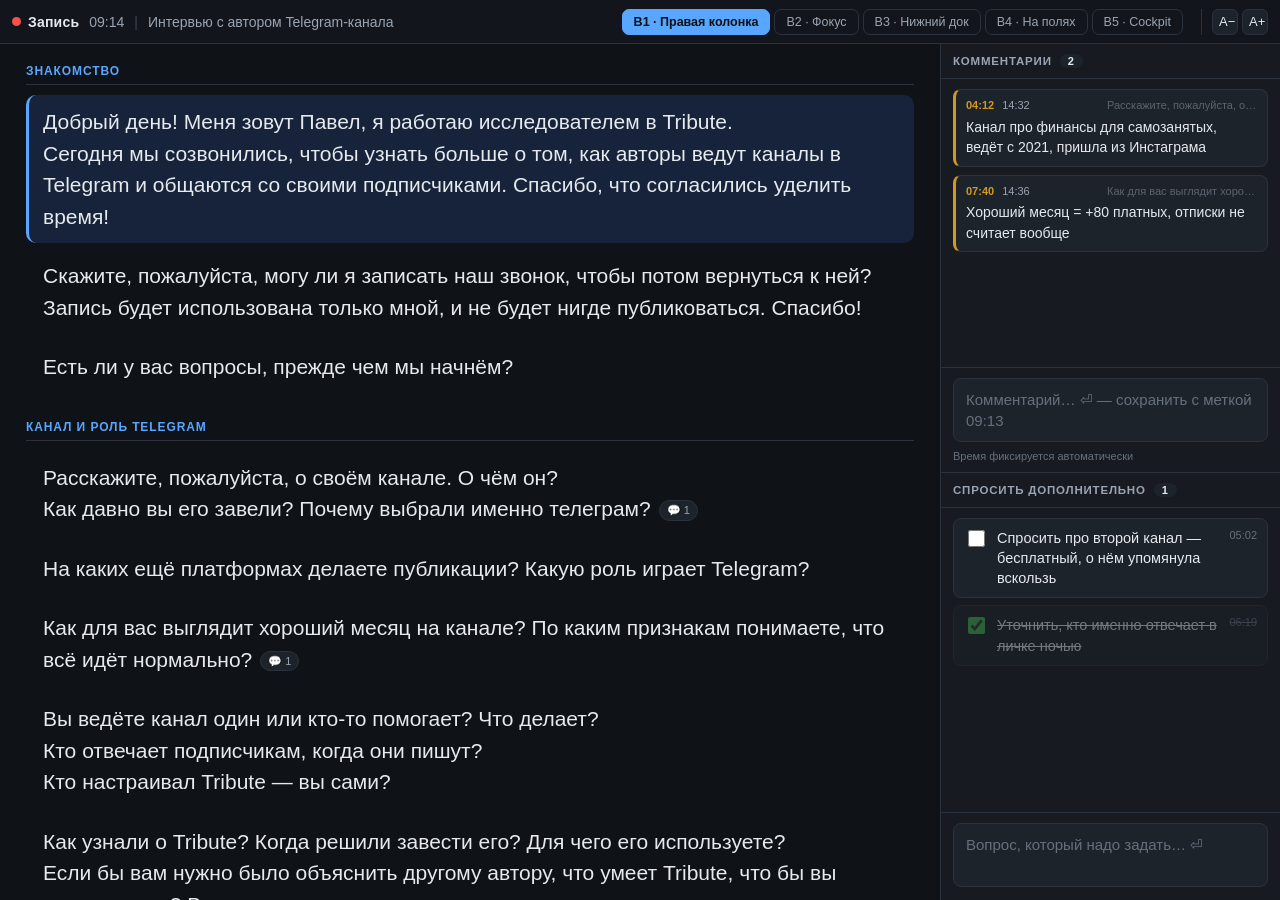
<file: docs/mockups/live-screen-variants.html>
<!doctype html>
<html lang="ru">
<head>
<meta charset="utf-8">
<meta name="viewport" content="width=device-width, initial-scale=1">
<title>Экран интервью — 5 вариантов</title>
<style>
:root{
  --bg:#0f1216; --panel:#171b21; --panel2:#1d232b; --border:#2a323d;
  --text:#e6e9ee; --dim:#9aa4b2; --accent:#58a6ff;
  --covered:#3fb950; --partial:#d29922; --notcov:#7d8590; --high:#f85149;
  --gfs:21px;              /* базовый размер шрифта гайда */
  --radius:10px;
}
*{box-sizing:border-box}
html,body{height:100%}
body{
  margin:0; background:var(--bg); color:var(--text);
  font-family:"Segoe UI",-apple-system,BlinkMacSystemFont,Roboto,Arial,sans-serif;
  font-size:14px; overflow:hidden;
}
button{font-family:inherit; cursor:pointer}
input,textarea{font-family:inherit}

/* ---------- шапка со свитчером вариантов ---------- */
#top{
  height:44px; flex:0 0 44px; display:flex; align-items:center; gap:10px;
  padding:0 12px; background:#12161c; border-bottom:1px solid var(--border);
}
#top .rec{display:flex;align-items:center;gap:7px;font-weight:600;letter-spacing:.2px}
#top .dot{width:9px;height:9px;border-radius:50%;background:var(--high);animation:pulse 1.6s infinite}
@keyframes pulse{0%,100%{opacity:1}50%{opacity:.25}}
#clock{font-variant-numeric:tabular-nums;color:var(--dim)}
#tabs{display:flex;gap:4px;margin-left:auto}
.tab{
  background:transparent;border:1px solid var(--border);color:var(--dim);
  padding:5px 11px;border-radius:7px;font-size:12.5px;
}
.tab.on{background:var(--accent);border-color:var(--accent);color:#0b1017;font-weight:600}
.fs{display:flex;align-items:center;gap:4px;margin-left:8px;padding-left:10px;border-left:1px solid var(--border)}
.fs button{width:26px;height:26px;background:var(--panel2);border:1px solid var(--border);color:var(--text);border-radius:6px;font-size:13px}

#stage{position:absolute;top:44px;left:0;right:0;bottom:0;display:flex}
.variant{display:none;flex:1;min-width:0}
.variant.on{display:flex}

/* ---------- общие элементы ---------- */
.scroll{overflow-y:auto;scrollbar-width:thin;scrollbar-color:#39424f transparent}
.scroll::-webkit-scrollbar{width:9px}
.scroll::-webkit-scrollbar-thumb{background:#39424f;border-radius:9px}

.sec-title{
  font-size:12px;text-transform:uppercase;letter-spacing:.9px;color:var(--accent);
  font-weight:700;margin:26px 0 10px;padding-bottom:6px;border-bottom:1px solid var(--border);
}
.sec-title:first-child{margin-top:0}

.blk{
  font-size:var(--gfs); line-height:1.5; padding:11px 14px; margin:2px 0 6px;
  border-radius:var(--radius); border-left:3px solid transparent; cursor:pointer;
  white-space:pre-line; transition:background .12s;
}
.blk:hover{background:#1a1f27}
.blk.cur{background:#16233a;border-left-color:var(--accent)}
.blk.done{opacity:.42}
.blk.done .txt{text-decoration:line-through;text-decoration-color:#4b5563}
.probe{display:block;margin-top:7px;font-size:.72em;color:var(--dim);font-style:italic;line-height:1.45}
.blk .badge{
  display:inline-block;vertical-align:middle;margin-left:8px;font-size:11px;font-style:normal;
  background:var(--panel2);color:var(--dim);border:1px solid var(--border);border-radius:20px;padding:1px 7px;
}

.pane{background:var(--panel);border-left:1px solid var(--border);display:flex;flex-direction:column;min-height:0}
.pane-head{
  flex:0 0 auto;padding:10px 12px;font-size:11.5px;text-transform:uppercase;letter-spacing:.8px;
  color:var(--dim);font-weight:700;border-bottom:1px solid var(--border);display:flex;align-items:center;gap:8px;
}
.pane-head .n{background:var(--panel2);border-radius:20px;padding:1px 8px;color:var(--text);font-size:11px}
.pane-body{flex:1;min-height:0;padding:10px 12px}

.inp{
  width:100%;background:var(--panel2);border:1px solid var(--border);color:var(--text);
  border-radius:8px;padding:10px 12px;font-size:15px;resize:none;line-height:1.4;outline:none;
}
.inp:focus{border-color:var(--accent);box-shadow:0 0 0 2px rgba(88,166,255,.15)}
.inp::placeholder{color:#66707d}
.hint{font-size:11px;color:#66707d;margin-top:5px}

.note{
  background:var(--panel2);border:1px solid var(--border);border-left:3px solid var(--partial);
  border-radius:8px;padding:8px 10px;margin-bottom:8px;font-size:14px;line-height:1.45;
}
.note .meta{font-size:11px;color:var(--dim);font-variant-numeric:tabular-nums;margin-bottom:3px;display:flex;gap:8px}
.note .meta b{color:var(--partial);font-weight:600}

.q{display:flex;gap:9px;align-items:flex-start;background:var(--panel2);border:1px solid var(--border);
  border-radius:8px;padding:9px 10px;margin-bottom:7px;font-size:14.5px;line-height:1.4}
.q input[type=checkbox]{margin-top:2px;width:17px;height:17px;accent-color:var(--covered);flex:0 0 auto;cursor:pointer}
.q.done{opacity:.45}
.q.done span{text-decoration:line-through}
.q .t{margin-left:auto;font-size:11px;color:#66707d;font-variant-numeric:tabular-nums}

.empty{color:#5b646f;font-size:13px;font-style:italic;padding:6px 2px}

/* ================= В1: гайд + правая колонка ================= */
#v1 .left{flex:1;min-width:0;padding:20px 26px}
#v1 .pane{flex:0 0 340px}
#v1 .pane.split{display:flex;flex-direction:column}
#v1 .half{flex:1;min-height:0;display:flex;flex-direction:column;border-bottom:1px solid var(--border)}
#v1 .half:last-child{border-bottom:0}

/* ================= В2: фокус на одном блоке ================= */
#v2{flex-direction:column}
#v2 .focus{flex:1;display:flex;flex-direction:column;justify-content:center;padding:0 8% ;min-height:0}
#v2 .kicker{font-size:12px;letter-spacing:1px;text-transform:uppercase;color:var(--accent);font-weight:700;margin-bottom:14px}
#v2 .big{font-size:calc(var(--gfs) * 1.7);line-height:1.35;white-space:pre-line;font-weight:500}
#v2 .big .probe{font-size:.5em;margin-top:16px}
#v2 .next{margin-top:26px;font-size:15px;color:#5b646f;white-space:pre-line;border-top:1px dashed var(--border);padding-top:14px}
#v2 .next b{color:var(--dim);font-weight:600;font-size:11px;letter-spacing:.8px;text-transform:uppercase;display:block;margin-bottom:6px}
#v2 .nav{flex:0 0 auto;display:flex;align-items:center;gap:10px;padding:10px 8%;border-top:1px solid var(--border);background:#12161c}
#v2 .nav button{background:var(--panel2);border:1px solid var(--border);color:var(--text);border-radius:8px;padding:7px 14px;font-size:13px}
#v2 .nav .prog{margin-left:auto;color:var(--dim);font-size:12px;font-variant-numeric:tabular-nums}
#v2 .dock{flex:0 0 auto;display:flex;gap:12px;padding:12px 8% 16px;background:#12161c;border-top:1px solid var(--border)}
#v2 .dock > div{flex:1}
#v2 .dock .lbl{font-size:11px;text-transform:uppercase;letter-spacing:.8px;color:var(--dim);font-weight:700;margin-bottom:6px;display:flex;gap:7px;align-items:center}
#v2 .strip{display:flex;gap:7px;margin-top:8px;flex-wrap:wrap;max-height:64px;overflow:auto}
.chip{background:var(--panel2);border:1px solid var(--border);border-radius:20px;padding:4px 11px;font-size:12.5px;
  display:flex;gap:6px;align-items:center;cursor:pointer;white-space:nowrap;max-width:100%}
.chip span{overflow:hidden;text-overflow:ellipsis}
.chip.done{opacity:.4;text-decoration:line-through}
.chip.c{border-left:3px solid var(--partial)}

/* ================= В3: нижний док ================= */
#v3{flex-direction:column}
#v3 .guide{flex:1;min-height:0;padding:20px 12% 30px}
#v3 .dock{flex:0 0 auto;background:#12161c;border-top:1px solid var(--border);padding:10px 12% 12px}
#v3 .qbar{display:flex;gap:7px;align-items:center;margin-bottom:9px;overflow-x:auto;padding-bottom:2px}
#v3 .qbar .lbl{font-size:11px;color:var(--dim);font-weight:700;text-transform:uppercase;letter-spacing:.8px;flex:0 0 auto}
#v3 .row{display:flex;gap:9px;align-items:flex-start}
#v3 .row .inp{flex:1}
#v3 .row .side{flex:0 0 300px}
#v3 .last{max-height:96px;overflow:auto;margin-top:9px}

/* ================= В4: заметки на полях ================= */
#v4 .qcol{flex:0 0 250px;background:var(--panel);border-right:1px solid var(--border);display:flex;flex-direction:column}
#v4 .mid{flex:1;min-width:0;padding:20px 20px 20px 26px}
#v4 .row{display:grid;grid-template-columns:minmax(0,1fr) 300px;gap:14px;align-items:start}
#v4 .margin{padding-top:12px}
#v4 .margin .note{margin-bottom:6px;font-size:13px;border-left-color:var(--partial)}
#v4 .addhere{
  width:100%;background:transparent;border:1px dashed var(--border);color:var(--dim);border-radius:8px;
  padding:8px 10px;font-size:13px;text-align:left;
}
#v4 .row.cur .addhere{border-color:var(--accent);color:var(--accent)}
#v4 .inline-inp{width:100%;background:var(--panel2);border:1px solid var(--accent);color:var(--text);border-radius:8px;padding:8px 10px;font-size:14px;outline:none}

/* ================= В5: cockpit, 3 полосы ================= */
#v5 .nav{flex:0 0 210px;background:var(--panel);border-right:1px solid var(--border);padding:14px 10px;display:flex;flex-direction:column;gap:3px}
#v5 .nav .ttl{font-size:11px;text-transform:uppercase;letter-spacing:.8px;color:var(--dim);font-weight:700;margin:4px 6px 10px}
#v5 .nav a{display:flex;gap:8px;align-items:center;padding:9px 10px;border-radius:8px;color:var(--dim);font-size:13.5px;line-height:1.3;text-decoration:none}
#v5 .nav a.on{background:var(--panel2);color:var(--text);font-weight:600}
#v5 .nav a .pct{margin-left:auto;font-size:11px;color:var(--notcov);font-variant-numeric:tabular-nums}
#v5 .nav .bar{height:3px;background:var(--panel2);border-radius:3px;margin:10px 6px 0;overflow:hidden}
#v5 .nav .bar i{display:block;height:100%;background:var(--covered)}
#v5 .mid{flex:1;min-width:0;padding:20px 24px}
#v5 .pane{flex:0 0 330px}
#v5 .filters{display:flex;gap:5px;margin-left:auto}
#v5 .filters button{background:transparent;border:1px solid var(--border);color:var(--dim);border-radius:20px;padding:2px 9px;font-size:11px}
#v5 .filters button.on{background:var(--panel2);color:var(--text)}
#v5 .compose{flex:0 0 auto;border-top:1px solid var(--border);padding:10px 12px;background:#12161c}
#v5 .modes{display:flex;gap:5px;margin-bottom:7px}
#v5 .modes button{flex:1;background:var(--panel2);border:1px solid var(--border);color:var(--dim);border-radius:7px;padding:6px;font-size:12px}
#v5 .modes button.on{border-color:var(--accent);color:var(--text);background:#16233a}
</style>
</head>
<body>

<div id="top">
  <span class="rec"><i class="dot"></i>Запись</span>
  <span id="clock">00:00</span>
  <span style="color:#3c4552">|</span>
  <span style="color:var(--dim)">Интервью с автором Telegram-канала</span>
  <div id="tabs"></div>
  <div class="fs"><button id="fsm">A−</button><button id="fsp">A+</button></div>
</div>

<div id="stage">
  <section class="variant" id="v1"></section>
  <section class="variant" id="v2"></section>
  <section class="variant" id="v3"></section>
  <section class="variant" id="v4"></section>
  <section class="variant" id="v5"></section>
</div>

<script>
/* ============================================================
   ГАЙД — оригинальный текст, вставленный при создании проекта
   ============================================================ */
const GUIDE = [
 {t:"Знакомство", b:[
  {x:"Добрый день! Меня зовут Павел, я работаю исследователем в Tribute.\nСегодня мы созвонились, чтобы узнать больше о том, как авторы ведут каналы в Telegram и общаются со своими подписчиками. Спасибо, что согласились уделить время!"},
  {x:"Скажите, пожалуйста, могу ли я записать наш звонок, чтобы потом вернуться к ней?\nЗапись будет использована только мной, и не будет нигде публиковаться. Спасибо!"},
  {x:"Есть ли у вас вопросы, прежде чем мы начнём?"}
 ]},
 {t:"Канал и роль Telegram", b:[
  {x:"Расскажите, пожалуйста, о своём канале. О чём он?\nКак давно вы его завели? Почему выбрали именно телеграм?"},
  {x:"На каких ещё платформах делаете публикации? Какую роль играет Telegram?"},
  {x:"Как для вас выглядит хороший месяц на канале? По каким признакам понимаете, что всё идёт нормально?"},
  {x:"Вы ведёте канал один или кто-то помогает? Что делает?\nКто отвечает подписчикам, когда они пишут?\nКто настраивал Tribute — вы сами?"},
  {x:"Как узнали о Tribute? Когда решили завести его? Для чего его используете?\nЕсли бы вам нужно было объяснить другому автору, что умеет Tribute, что бы вы перечислили? Включая то, чем сами не пользуетесь."}
 ]},
 {t:"Работа с аудиторией: подписки, отписки, незавершённые оплаты", b:[
  {x:"Теперь давайте поговорим о том, как вы работаете с аудиторией.\nКак ваша аудитория узнаёт о Телеграм канале?"},
  {x:"Расскажите, пожалуйста, о пути, который проходит новый подписчик. Вот он или она узнаёт о вас, решает подписаться на закрытый канал, оплачивает через Трибьют - что происходит дальше?",
   p:"(пробы: как вы узнали, что он подписался; вы ему что-то отправляли; кто отправлял)"},
  {x:"Есть ли что-то, что новый подписчик должен понять или сделать в первые дни? Откуда он это узнаёт?",
   p:"(пробы: закреп, приветственный пост, отдельный бот, личка, welcome-чат)"},
  {x:"Бывало, что человек подписался и почти сразу отписался? Что, по-вашему, произошло?"},
  {x:"Когда вы в последний раз замечали, что кто-то отписался? Как узнали?\nСколько человек отписалось в прошлом месяце? Это много, мало или нормально? Почему так считаете?\nПри каком числе отписок за месяц вы бы напряглись?"},
  {x:"Пытались когда-нибудь вернуть отписавшегося? Расскажите про конкретный случай.",
   p:"(если никогда: «а почему?» — и здесь очень важно различить «не знал как», «не считаю нужным», «неловко навязываться», «нет контактов»)"},
  {x:"Знаете, что происходит, когда человек нажимает «оплатить» и не доводит платёж до конца?\nКак думаете, сколько таких людей у вас за месяц?"},
  {x:"Приходилось что-то с этим делать?"}
 ]},
 {t:"Другие инструменты", b:[
  {x:"Какие ещё боты или сервисы подключены к вашему каналу или чату? Для чего каждый?"},
  {x:"Что в работе с подписчиками отнимает больше всего времени?"}
 ]},
 {t:"Завершение", b:[
  {x:"Мы обсудили всё, что было важно услышать; большое спасибо вам за уделённое время!"}
 ]}
];

/* плоский список блоков c id */
const FLAT=[]; GUIDE.forEach((s,si)=>s.b.forEach((b,bi)=>{b.id="b"+si+"_"+bi; b.sec=s.t; b.si=si; FLAT.push(b)}));

/* ============================================================
   Состояние (общее для всех пяти вариантов)
   ============================================================ */
const S={
  v:1, cur:FLAT[0].id, done:new Set(),
  comments:[   // демо-данные, чтобы экран не был пустым
    {id:1,t:"04:12",wall:"14:32",text:"Канал про финансы для самозанятых, ведёт с 2021, пришла из Инстаграма",anchor:"b1_0"},
    {id:2,t:"07:40",wall:"14:36",text:"Хороший месяц = +80 платных, отписки не считает вообще",anchor:"b1_2"}
  ],
  questions:[
    {id:1,text:"Спросить про второй канал — бесплатный, о нём упомянула вскользь",done:false,t:"05:02"},
    {id:2,text:"Уточнить, кто именно отвечает в личке ночью",done:true,t:"06:19"}
  ],
  filter:"all", mode:"c", focus:null
};
let seq=10;
const fmt=n=>String(n).padStart(2,"0");
let t0=Date.now()-9*60000-13000;
function elapsed(){const s=Math.floor((Date.now()-t0)/1000);return fmt(Math.floor(s/60))+":"+fmt(s%60)}
function wall(){const d=new Date();return fmt(d.getHours())+":"+fmt(d.getMinutes())}
setInterval(()=>{document.getElementById("clock").textContent=elapsed()},1000);
document.getElementById("clock").textContent=elapsed();

function addComment(text){
  if(!text.trim())return;
  S.comments.unshift({id:++seq,t:elapsed(),wall:wall(),text:text.trim(),anchor:S.cur});
  render();
}
function addQuestion(text){
  if(!text.trim())return;
  S.questions.push({id:++seq,text:text.trim(),done:false,t:elapsed()});
  render();
}
function toggleQ(id){const q=S.questions.find(q=>q.id===id); if(q)q.done=!q.done; render()}
function setCur(id){S.cur=id; render()}
function toggleDone(id){S.done.has(id)?S.done.delete(id):S.done.add(id); render()}
const esc=s=>s.replace(/&/g,"&amp;").replace(/</g,"&lt;");

/* ============================================================
   Рендер-хелперы
   ============================================================ */
function blockHTML(b,opt={}){
  const cls=["blk"]; if(b.id===S.cur)cls.push("cur"); if(S.done.has(b.id))cls.push("done");
  const n=S.comments.filter(c=>c.anchor===b.id).length;
  return `<div class="${cls.join(" ")}" data-blk="${b.id}">`
    +`<span class="txt">${esc(b.x)}</span>`
    +(n?`<span class="badge">💬 ${n}</span>`:"")
    +(b.p?`<span class="probe">${esc(b.p)}</span>`:"")
    +`</div>`;
}
function guideHTML(opt={}){
  return GUIDE.map(s=>`<div class="sec-title">${esc(s.t)}</div>`+s.b.map(b=>blockHTML(b,opt)).join("")).join("");
}
function commentsHTML(){
  if(!S.comments.length)return `<div class="empty">Комментариев пока нет</div>`;
  return S.comments.map(c=>{
    const b=FLAT.find(x=>x.id===c.anchor);
    return `<div class="note"><div class="meta"><b>${c.t}</b><span>${c.wall}</span>`
      +(b?`<span style="margin-left:auto;color:#5b646f;max-width:150px;overflow:hidden;text-overflow:ellipsis;white-space:nowrap">${esc(b.x.split("\n")[0])}</span>`:"")
      +`</div>${esc(c.text)}</div>`;
  }).join("");
}
function questionsHTML(){
  if(!S.questions.length)return `<div class="empty">Дополнительных вопросов нет</div>`;
  const sorted=[...S.questions].sort((a,b)=>a.done-b.done);
  return sorted.map(q=>`<label class="q ${q.done?"done":""}">`
    +`<input type="checkbox" data-q="${q.id}" ${q.done?"checked":""}>`
    +`<span>${esc(q.text)}</span><span class="t">${q.t}</span></label>`).join("");
}
const openQ=()=>S.questions.filter(q=>!q.done).length;

/* ============================================================
   В1 — Гайд + правая колонка (комментарии / вопросы)
   ============================================================ */
function V1(){
 return `
 <div class="left scroll" data-keep="v1g">${guideHTML()}</div>
 <aside class="pane split">
   <div class="half">
     <div class="pane-head">Комментарии <span class="n">${S.comments.length}</span></div>
     <div class="pane-body scroll" data-keep="v1c">${commentsHTML()}</div>
     <div style="padding:10px 12px;border-top:1px solid var(--border)">
       <textarea class="inp" rows="2" data-add="c" placeholder="Комментарий… ⏎ — сохранить с меткой ${elapsed()}"></textarea>
       <div class="hint">Время фиксируется автоматически</div>
     </div>
   </div>
   <div class="half">
     <div class="pane-head">Спросить дополнительно <span class="n">${openQ()}</span></div>
     <div class="pane-body scroll" data-keep="v1q">${questionsHTML()}</div>
     <div style="padding:10px 12px;border-top:1px solid var(--border)">
       <textarea class="inp" rows="2" data-add="q" placeholder="Вопрос, который надо задать… ⏎"></textarea>
     </div>
   </div>
 </aside>`;
}

/* ============================================================
   В2 — Фокус: один блок крупно + нижний док
   ============================================================ */
function V2(){
 const i=FLAT.findIndex(b=>b.id===S.cur), b=FLAT[i], nx=FLAT[i+1];
 return `
 <div class="focus">
   <div class="kicker">${esc(b.sec)}</div>
   <div class="big">${esc(b.x)}${b.p?`<span class="probe">${esc(b.p)}</span>`:""}</div>
   ${nx?`<div class="next"><b>Дальше</b>${esc(nx.x.split("\n")[0])}</div>`:""}
 </div>
 <div class="nav">
   <button data-step="-1">↑ Назад</button>
   <button data-step="1">↓ Дальше</button>
   <button data-toggle="${b.id}">${S.done.has(b.id)?"↺ Снять отметку":"✓ Задан"}</button>
   <span class="prog">${i+1} / ${FLAT.length} · задано ${S.done.size}</span>
 </div>
 <div class="dock">
   <div>
     <div class="lbl">Комментарий <span style="color:var(--partial);font-variant-numeric:tabular-nums">${elapsed()}</span></div>
     <textarea class="inp" rows="2" data-add="c" placeholder="Что сказал респондент… ⏎"></textarea>
     <div class="strip">${S.comments.slice(0,4).map(c=>`<span class="chip c"><b style="color:var(--partial);font-weight:600">${c.t}</b><span>${esc(c.text)}</span></span>`).join("")}</div>
   </div>
   <div>
     <div class="lbl">Спросить дополнительно <span style="color:var(--dim)">${openQ()} открыто</span></div>
     <textarea class="inp" rows="2" data-add="q" placeholder="Добавить вопрос… ⏎"></textarea>
     <div class="strip">${S.questions.map(q=>`<span class="chip ${q.done?"done":""}" data-qchip="${q.id}">${q.done?"☑":"☐"}<span>${esc(q.text)}</span></span>`).join("")}</div>
   </div>
 </div>`;
}

/* ============================================================
   В3 — Гайд во всю ширину + нижний док
   ============================================================ */
function V3(){
 return `
 <div class="guide scroll" data-keep="v3g">${guideHTML()}</div>
 <div class="dock">
   <div class="qbar">
     <span class="lbl">Спросить:</span>
     ${S.questions.length?S.questions.map(q=>`<span class="chip ${q.done?"done":""}" data-qchip="${q.id}">${q.done?"☑":"☐"}<span>${esc(q.text)}</span></span>`).join(""):`<span class="empty" style="padding:0">пусто</span>`}
     <input class="inp" style="flex:0 0 220px;padding:4px 10px;font-size:13px;border-radius:20px" data-add="q" placeholder="+ вопрос ⏎">
   </div>
   <div class="row">
     <textarea class="inp" rows="2" data-add="c" placeholder="Комментарий к текущему вопросу… ⏎ сохранить  ·  метка ${elapsed()}"></textarea>
     <div class="side scroll last">${S.comments.slice(0,3).map(c=>`<div class="note" style="font-size:13px;padding:6px 9px"><div class="meta"><b>${c.t}</b></div>${esc(c.text)}</div>`).join("")||`<div class="empty">Комментариев нет</div>`}</div>
   </div>
 </div>`;
}

/* ============================================================
   В4 — Заметки на полях: комментарий крепится к строке гайда
   ============================================================ */
function V4(){
 const rows=GUIDE.map(s=>
   `<div class="sec-title">${esc(s.t)}</div>`+
   s.b.map(b=>{
     const my=S.comments.filter(c=>c.anchor===b.id);
     const cur=b.id===S.cur;
     return `<div class="row ${cur?"cur":""}">
       <div>${blockHTML(b)}</div>
       <div class="margin">
         ${my.map(c=>`<div class="note"><div class="meta"><b>${c.t}</b><span>${c.wall}</span></div>${esc(c.text)}</div>`).join("")}
         ${cur&&S.focus==="inline"
           ? `<input class="inline-inp" data-add="c" placeholder="Комментарий сюда… ⏎">`
           : `<button class="addhere" data-focus="${b.id}">+ комментарий к этому вопросу</button>`}
       </div>
     </div>`;
   }).join("")).join("");
 return `
 <aside class="qcol">
   <div class="pane-head">Спросить ещё <span class="n">${openQ()}</span></div>
   <div class="pane-body scroll" data-keep="v4q">${questionsHTML()}</div>
   <div style="padding:10px 12px;border-top:1px solid var(--border)">
     <textarea class="inp" rows="3" data-add="q" placeholder="Вопрос… ⏎"></textarea>
   </div>
 </aside>
 <div class="mid scroll" data-keep="v4g">${rows}</div>`;
}

/* ============================================================
   В5 — Cockpit: разделы / гайд / единая лента
   ============================================================ */
function V5(){
 const curSec=FLAT.find(b=>b.id===S.cur).si;
 const navs=GUIDE.map((s,i)=>{
   const total=s.b.length, done=s.b.filter(b=>S.done.has(b.id)).length;
   return `<a class="${i===curSec?"on":""}" data-sec="${i}">${esc(s.t)}<span class="pct">${done}/${total}</span></a>`;
 }).join("");
 const feed=[
   ...S.comments.map(c=>({k:"c",t:c.t,o:c})),
   ...S.questions.map(q=>({k:"q",t:q.t,o:q}))
 ].filter(x=>S.filter==="all"||S.filter===x.k).sort((a,b)=>b.t.localeCompare(a.t));
 const feedHTML=feed.length?feed.map(x=>x.k==="c"
   ? `<div class="note"><div class="meta"><b>${x.o.t}</b><span>комментарий</span></div>${esc(x.o.text)}</div>`
   : `<label class="q ${x.o.done?"done":""}" style="border-left:3px solid var(--accent)"><input type="checkbox" data-q="${x.o.id}" ${x.o.done?"checked":""}><span>${esc(x.o.text)}</span><span class="t">${x.o.t}</span></label>`
 ).join(""):`<div class="empty">Пока пусто</div>`;
 const doneAll=Math.round(S.done.size/FLAT.length*100);
 return `
 <nav class="nav">
   <div class="ttl">Разделы гайда</div>${navs}
   <div class="bar"><i style="width:${doneAll}%"></i></div>
   <div style="margin:6px;font-size:11px;color:var(--dim)">пройдено ${doneAll}% · ${elapsed()}</div>
 </nav>
 <div class="mid scroll" data-keep="v5g">${guideHTML()}</div>
 <aside class="pane">
   <div class="pane-head">Лента
     <div class="filters">
       <button data-f="all" class="${S.filter==="all"?"on":""}">всё</button>
       <button data-f="c" class="${S.filter==="c"?"on":""}">💬 ${S.comments.length}</button>
       <button data-f="q" class="${S.filter==="q"?"on":""}">☐ ${openQ()}</button>
     </div>
   </div>
   <div class="pane-body scroll" data-keep="v5f">${feedHTML}</div>
   <div class="compose">
     <div class="modes">
       <button data-m="c" class="${S.mode==="c"?"on":""}">Комментарий</button>
       <button data-m="q" class="${S.mode==="q"?"on":""}">Вопрос на потом</button>
     </div>
     <textarea class="inp" rows="2" data-add="${S.mode}" placeholder="${S.mode==="c"?"Комментарий · метка "+elapsed():"Что не забыть спросить"}… ⏎"></textarea>
   </div>
 </aside>`;
}

/* ============================================================
   Рендер + события
   ============================================================ */
const R={1:V1,2:V2,3:V3,4:V4,5:V5};
const NAMES={1:"В1 · Правая колонка",2:"В2 · Фокус",3:"В3 · Нижний док",4:"В4 · На полях",5:"В5 · Cockpit"};
document.getElementById("tabs").innerHTML=Object.keys(R).map(k=>`<button class="tab" data-v="${k}">${NAMES[k]}</button>`).join("");

let scrolls={};
function render(){
  document.querySelectorAll("[data-keep]").forEach(e=>scrolls[e.dataset.keep]=e.scrollTop);
  const el=document.getElementById("v"+S.v);
  el.innerHTML=R[S.v]();
  document.querySelectorAll(".variant").forEach(v=>v.classList.toggle("on",v.id==="v"+S.v));
  document.querySelectorAll(".tab").forEach(t=>t.classList.toggle("on",+t.dataset.v===S.v));
  el.querySelectorAll("[data-keep]").forEach(e=>{if(scrolls[e.dataset.keep])e.scrollTop=scrolls[e.dataset.keep]});
  if(S.refocus){const t=el.querySelector(`[data-add="${S.refocus}"]`); if(t)t.focus(); S.refocus=null}
}

document.addEventListener("click",e=>{
  const t=e.target.closest("[data-v],[data-blk],[data-q],[data-qchip],[data-step],[data-toggle],[data-sec],[data-f],[data-m],[data-focus]");
  if(!t)return;
  if(t.dataset.v){S.v=+t.dataset.v; S.focus=null; render()}
  else if(t.dataset.blk){setCur(t.dataset.blk)}
  else if(t.dataset.q){toggleQ(+t.dataset.q)}
  else if(t.dataset.qchip){toggleQ(+t.dataset.qchip)}
  else if(t.dataset.step){step(+t.dataset.step)}
  else if(t.dataset.toggle){toggleDone(t.dataset.toggle)}
  else if(t.dataset.sec){S.cur=GUIDE[+t.dataset.sec].b[0].id; render()}
  else if(t.dataset.f){S.filter=t.dataset.f; render()}
  else if(t.dataset.m){S.mode=t.dataset.m; S.refocus=t.dataset.m; render()}
  else if(t.dataset.focus){S.cur=t.dataset.focus; S.focus="inline"; S.refocus="c"; render()}
},true);

document.addEventListener("keydown",e=>{
  const a=e.target.closest("[data-add]");
  if(a&&e.key==="Enter"&&!e.shiftKey){
    e.preventDefault();
    const kind=a.dataset.add, val=a.value;
    a.value="";
    S.refocus=kind==="c"&&S.focus==="inline"?null:kind;
    if(S.focus==="inline")S.focus=null;
    kind==="c"?addComment(val):addQuestion(val);
    return;
  }
  if(a)return;                                   // в поле ввода горячие клавиши не работают
  if(e.key==="ArrowDown"||e.key==="ArrowRight"){e.preventDefault();step(1)}
  if(e.key==="ArrowUp"||e.key==="ArrowLeft"){e.preventDefault();step(-1)}
  if(e.key===" "){e.preventDefault();toggleDone(S.cur)}
  if(e.key>="1"&&e.key<="5"){S.v=+e.key; render()}
});
function step(d){
  const i=FLAT.findIndex(b=>b.id===S.cur), n=Math.max(0,Math.min(FLAT.length-1,i+d));
  S.cur=FLAT[n].id; render();
  const el=document.querySelector(`[data-blk="${S.cur}"]`);
  if(el)el.scrollIntoView({block:"center",behavior:"smooth"});
}

let fs=21;
document.getElementById("fsp").onclick=()=>{fs=Math.min(40,fs+2);document.documentElement.style.setProperty("--gfs",fs+"px")};
document.getElementById("fsm").onclick=()=>{fs=Math.max(14,fs-2);document.documentElement.style.setProperty("--gfs",fs+"px")};

render();
setInterval(()=>{ // обновляем метку времени в плейсхолдерах, не мешая вводу
  document.querySelectorAll("[data-add='c']").forEach(i=>{
    if(document.activeElement!==i && i.placeholder.includes("метка"))
      i.placeholder=i.placeholder.replace(/\d\d:\d\d/,elapsed());
  });
},5000);
</script>
</body>
</html>
</file>
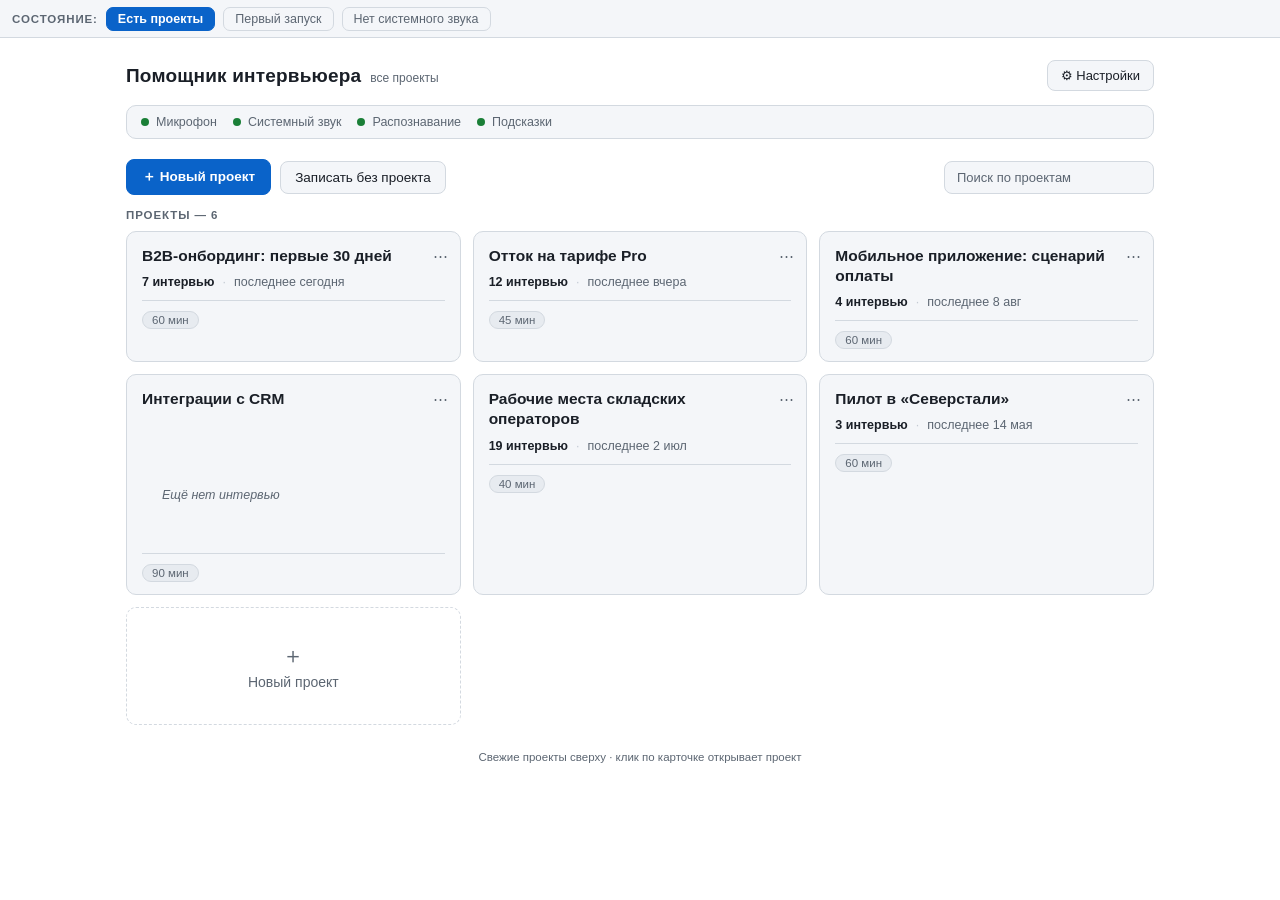
<file: docs/mockups/start-screen.html>
<!doctype html>
<html lang="ru">
<head>
<meta charset="utf-8">
<meta name="viewport" content="width=device-width, initial-scale=1">
<title>Стартовый экран — проекты</title>
<style>
/* Палитра — те же токены, что в app/web/app.css: тёмная база, светлая
   переопределением. Без выбора тема берётся у системы. */
:root{
  color-scheme:dark;
  --bg:#0f1216; --panel:#171b21; --panel2:#1d232b; --panel3:#232b35;
  --border:#2a323d; --border-hi:#3d4a5a; --sep:#3f4855;
  --text:#e6e9ee; --dim:#9aa4b2; --accent:#58a6ff; --accent-soft:rgba(88,166,255,.06);
  --covered:#3fb950; --partial:#d29922; --notcov:#7d8590; --high:#f85149;
  --primary-fg:#0b1017;
  --alarm-bg:#1c1518; --alarm-border:#5c2b2b;
  --shadow:rgba(0,0,0,.5);
  --radius:10px;
}
@media (prefers-color-scheme:light){
  :root:not([data-theme="dark"]){
    color-scheme:light;
    --bg:#ffffff; --panel:#f4f6f9; --panel2:#e7ebf0; --panel3:#dde3ea;
    --border:#d3d9e0; --border-hi:#adb7c2; --sep:#c3cad3;
    --text:#1a1f27; --dim:#5c6672; --accent:#0a63c9; --accent-soft:rgba(10,99,201,.07);
    --covered:#1a7f37; --partial:#8a6100; --notcov:#6e7781; --high:#cf222e;
    --primary-fg:#ffffff;
    --alarm-bg:#fff5f5; --alarm-border:#f0b6ba;
    --shadow:rgba(27,31,36,.18);
  }
}
*{box-sizing:border-box}
html,body{height:100%}
body{
  margin:0; background:var(--bg); color:var(--text);
  font-family:"Segoe UI",-apple-system,BlinkMacSystemFont,Roboto,Arial,sans-serif;
  font-size:14px; overflow:hidden;
}
button{font-family:inherit;cursor:pointer}
input{font-family:inherit}

/* ---------- свитчер состояний (только для макета) ---------- */
#top{
  height:38px;flex:0 0 38px;display:flex;align-items:center;gap:8px;
  padding:0 12px;background:var(--panel);border-bottom:1px solid var(--border);
}
#top .lbl{font-size:11.5px;text-transform:uppercase;letter-spacing:.9px;color:var(--dim);font-weight:700}
.tab{background:transparent;border:1px solid var(--border);color:var(--dim);padding:4px 11px;border-radius:7px;font-size:12.5px}
.tab.on{background:var(--accent);border-color:var(--accent);color:var(--primary-fg);font-weight:600}

#stage{position:absolute;top:38px;left:0;right:0;bottom:0;overflow-y:auto;
  scrollbar-width:thin;scrollbar-color:var(--border) transparent}
#stage::-webkit-scrollbar{width:9px}
#stage::-webkit-scrollbar-thumb{background:var(--border);border-radius:9px}
.state{display:none}
.state.on{display:block}
.wrap{max-width:1080px;margin:0 auto;padding:22px 26px 40px}

/* ---------- шапка приложения ---------- */
.appbar{display:flex;align-items:center;gap:12px;margin-bottom:14px}
.brand{display:flex;align-items:baseline;gap:9px;min-width:0}
.brand h1{font-size:19px;margin:0;font-weight:650;letter-spacing:.2px}
.brand .sub{font-size:12px;color:var(--dim)}
.icon-btn{
  margin-left:auto;display:flex;align-items:center;gap:7px;
  background:var(--panel);border:1px solid var(--border);color:var(--text);
  padding:7px 13px;border-radius:8px;font-size:13px;
}
.icon-btn:hover{background:var(--panel2);border-color:var(--border-hi)}

/* ---------- строка готовности ---------- */
.ready{
  display:flex;align-items:center;gap:16px;flex-wrap:wrap;
  background:var(--panel);border:1px solid var(--border);border-radius:var(--radius);
  padding:9px 14px;margin-bottom:20px;font-size:12.5px;
}
.ready .chk{display:flex;align-items:center;gap:7px;color:var(--dim)}
.ready .dot{width:8px;height:8px;border-radius:50%;background:var(--covered);flex:0 0 8px}
.ready .chk.bad{color:var(--text)}
.ready .chk.bad .dot{background:var(--high)}
.ready .chk.warn .dot{background:var(--partial)}
.ready .fix{
  margin-left:auto;background:transparent;border:1px solid var(--accent);color:var(--accent);
  padding:4px 11px;border-radius:7px;font-size:12px;
}
.ready.alarm{border-color:var(--alarm-border);background:var(--alarm-bg)}
.ready .note{flex-basis:100%;color:var(--dim);font-size:12px;line-height:1.5}

/* ---------- панель действий ---------- */
.actions{display:flex;align-items:center;gap:9px;margin-bottom:14px}
.btn-primary{
  background:var(--accent);border:1px solid var(--accent);color:var(--primary-fg);
  font-weight:650;padding:8px 15px;border-radius:8px;font-size:13.5px;
}
.btn-primary:hover{filter:brightness(1.08)}
.btn-ghost{
  background:var(--panel);border:1px solid var(--border);color:var(--text);
  padding:8px 14px;border-radius:8px;font-size:13.5px;
}
.btn-ghost:hover{background:var(--panel2);border-color:var(--border-hi)}
.search{
  margin-left:auto;background:var(--panel);border:1px solid var(--border);color:var(--text);
  padding:8px 12px;border-radius:8px;font-size:13px;width:210px;
}
.search::placeholder{color:var(--dim)}
.search:focus{outline:none;border-color:var(--accent)}

/* ---------- сетка проектов ---------- */
.sec-title{
  font-size:11.5px;text-transform:uppercase;letter-spacing:.9px;color:var(--dim);
  font-weight:700;margin:0 0 10px;
}
.grid{display:grid;grid-template-columns:repeat(auto-fill,minmax(268px,1fr));gap:12px}

.card{
  position:relative;background:var(--panel);border:1px solid var(--border);
  border-radius:var(--radius);padding:14px 15px 12px;cursor:pointer;
  transition:border-color .12s,background .12s;
}
.card:hover{background:var(--panel2);border-color:var(--border-hi)}
.card h3{
  margin:0 30px 9px 0;font-size:15.5px;font-weight:600;line-height:1.3;
  overflow:hidden;text-overflow:ellipsis;display:-webkit-box;-webkit-line-clamp:2;-webkit-box-orient:vertical;
}
.card .meta{display:flex;align-items:center;gap:8px;color:var(--dim);font-size:12.5px}
.card .meta b{color:var(--text);font-weight:600}
.card .meta .sep{color:var(--sep)}
.card .meta.empty{color:var(--dim);font-style:italic}
.card .foot{margin-top:11px;padding-top:10px;border-top:1px solid var(--border);display:flex;align-items:center;gap:8px}
.chip{
  background:var(--panel2);border:1px solid var(--border);color:var(--dim);
  border-radius:20px;padding:2px 9px;font-size:11.5px;
}
.card:hover .chip{background:var(--panel3)}
.more{
  position:absolute;top:10px;right:8px;width:26px;height:26px;line-height:1;
  background:transparent;border:1px solid transparent;color:var(--dim);
  border-radius:6px;font-size:15px;
}
.card:hover .more{border-color:var(--border);background:var(--bg)}
.more:hover{color:var(--text)}
.menu{
  position:absolute;top:38px;right:8px;z-index:5;min-width:186px;
  background:var(--panel2);border:1px solid var(--border);border-radius:9px;
  padding:5px;box-shadow:0 10px 26px var(--shadow);display:none;
}
.menu.on{display:block}
.menu button{
  display:block;width:100%;text-align:left;background:transparent;border:0;color:var(--text);
  padding:7px 10px;border-radius:6px;font-size:13px;
}
.menu button:hover{background:var(--border)}
.menu button.danger{color:var(--high)}
.menu .hr{height:1px;background:var(--border);margin:5px 2px}

/* карточка «Новый проект» */
.card.new{
  display:flex;flex-direction:column;align-items:center;justify-content:center;gap:7px;
  border-style:dashed;color:var(--dim);min-height:118px;background:transparent;
}
.card.new:hover{color:var(--accent);border-color:var(--accent);background:var(--accent-soft)}
.card.new .plus{font-size:22px;line-height:1}

/* ---------- пустое состояние ---------- */
.empty{
  text-align:center;padding:70px 20px 40px;max-width:520px;margin:0 auto;
}
.empty .art{font-size:40px;margin-bottom:14px;opacity:.75}
.empty h2{font-size:19px;margin:0 0 9px;font-weight:600}
.empty p{color:var(--dim);font-size:13.5px;line-height:1.6;margin:0 0 22px}
.empty .row{display:flex;gap:10px;justify-content:center}

.footnote{margin-top:26px;color:var(--dim);font-size:11.5px;text-align:center}
</style>
</head>
<body>

<div id="top">
  <span class="lbl">Состояние:</span>
  <button class="tab on" data-s="s1">Есть проекты</button>
  <button class="tab" data-s="s2">Первый запуск</button>
  <button class="tab" data-s="s3">Нет системного звука</button>
</div>

<div id="stage">

  <!-- ============ 1. ОСНОВНОЕ СОСТОЯНИЕ ============ -->
  <section class="state on" id="s1"><div class="wrap">

    <div class="appbar">
      <div class="brand">
        <h1>Помощник интервьюера</h1>
        <span class="sub">все проекты</span>
      </div>
      <button class="icon-btn">⚙ Настройки</button>
    </div>

    <div class="ready">
      <span class="chk"><i class="dot"></i> Микрофон</span>
      <span class="chk"><i class="dot"></i> Системный звук</span>
      <span class="chk"><i class="dot"></i> Распознавание</span>
      <span class="chk"><i class="dot"></i> Подсказки</span>
    </div>

    <div class="actions">
      <button class="btn-primary">＋ Новый проект</button>
      <button class="btn-ghost">Записать без проекта</button>
      <input class="search" placeholder="Поиск по проектам">
    </div>

    <div class="sec-title">Проекты — 6</div>
    <div class="grid">

      <div class="card">
        <button class="more" onclick="menu(event,this)">⋯</button>
        <div class="menu">
          <button>Открыть папку проекта</button>
          <button>Переименовать</button>
          <div class="hr"></div>
          <button class="danger">Удалить</button>
        </div>
        <h3>B2B-онбординг: первые 30 дней</h3>
        <div class="meta"><b>7 интервью</b><span class="sep">·</span>последнее сегодня</div>
        <div class="foot"><span class="chip">60 мин</span></div>
      </div>

      <div class="card">
        <button class="more" onclick="menu(event,this)">⋯</button>
        <div class="menu">
          <button>Открыть папку проекта</button>
          <button>Переименовать</button>
          <div class="hr"></div>
          <button class="danger">Удалить</button>
        </div>
        <h3>Отток на тарифе Pro</h3>
        <div class="meta"><b>12 интервью</b><span class="sep">·</span>последнее вчера</div>
        <div class="foot"><span class="chip">45 мин</span></div>
      </div>

      <div class="card">
        <button class="more" onclick="menu(event,this)">⋯</button>
        <div class="menu">
          <button>Открыть папку проекта</button>
          <button>Переименовать</button>
          <div class="hr"></div>
          <button class="danger">Удалить</button>
        </div>
        <h3>Мобильное приложение: сценарий оплаты</h3>
        <div class="meta"><b>4 интервью</b><span class="sep">·</span>последнее 8 авг</div>
        <div class="foot"><span class="chip">60 мин</span></div>
      </div>

      <div class="card">
        <button class="more" onclick="menu(event,this)">⋯</button>
        <div class="menu">
          <button>Открыть папку проекта</button>
          <button>Переименовать</button>
          <div class="hr"></div>
          <button class="danger">Удалить</button>
        </div>
        <h3>Интеграции с CRM</h3>
        <div class="meta empty">Ещё нет интервью</div>
        <div class="foot"><span class="chip">90 мин</span></div>
      </div>

      <div class="card">
        <button class="more" onclick="menu(event,this)">⋯</button>
        <div class="menu">
          <button>Открыть папку проекта</button>
          <button>Переименовать</button>
          <div class="hr"></div>
          <button class="danger">Удалить</button>
        </div>
        <h3>Рабочие места складских операторов</h3>
        <div class="meta"><b>19 интервью</b><span class="sep">·</span>последнее 2 июл</div>
        <div class="foot"><span class="chip">40 мин</span></div>
      </div>

      <div class="card">
        <button class="more" onclick="menu(event,this)">⋯</button>
        <div class="menu">
          <button>Открыть папку проекта</button>
          <button>Переименовать</button>
          <div class="hr"></div>
          <button class="danger">Удалить</button>
        </div>
        <h3>Пилот в «Северстали»</h3>
        <div class="meta"><b>3 интервью</b><span class="sep">·</span>последнее 14 мая</div>
        <div class="foot"><span class="chip">60 мин</span></div>
      </div>

      <div class="card new">
        <span class="plus">＋</span>
        <span>Новый проект</span>
      </div>

    </div>

    <div class="footnote">Свежие проекты сверху · клик по карточке открывает проект</div>
  </div></section>

  <!-- ============ 2. ПЕРВЫЙ ЗАПУСК ============ -->
  <section class="state" id="s2"><div class="wrap">

    <div class="appbar">
      <div class="brand"><h1>Помощник интервьюера</h1></div>
      <button class="icon-btn">⚙ Настройки</button>
    </div>

    <div class="ready">
      <span class="chk"><i class="dot"></i> Микрофон</span>
      <span class="chk"><i class="dot"></i> Системный звук</span>
      <span class="chk"><i class="dot"></i> Распознавание</span>
      <span class="chk"><i class="dot"></i> Подсказки</span>
    </div>

    <div class="empty">
      <div class="art">🗂</div>
      <h2>Пока ни одного проекта</h2>
      <p>Проект — это серия интервью по одному гайду. Он хранит гайд, словарь имён
         и длительность, чтобы перед каждым звонком не собирать настройки заново,
         и складывает записи одной папкой.</p>
      <div class="row">
        <button class="btn-primary">＋ Создать проект</button>
        <button class="btn-ghost">Записать без проекта</button>
      </div>
    </div>
  </div></section>

  <!-- ============ 3. ПРОБЛЕМА С ГОТОВНОСТЬЮ ============ -->
  <section class="state" id="s3"><div class="wrap">

    <div class="appbar">
      <div class="brand">
        <h1>Помощник интервьюера</h1>
        <span class="sub">все проекты</span>
      </div>
      <button class="icon-btn">⚙ Настройки</button>
    </div>

    <div class="ready alarm">
      <span class="chk"><i class="dot"></i> Микрофон</span>
      <span class="chk bad"><i class="dot"></i> Системный звук не найден</span>
      <span class="chk"><i class="dot"></i> Распознавание</span>
      <span class="chk warn"><i class="dot"></i> Подсказки: модель грузится</span>
      <button class="fix">Исправить</button>
      <span class="note">Голос собеседника писаться не будет — в записи останется только ваш микрофон.
        Проверьте, что выбрано устройство вывода, на которое идёт звук Zoom.</span>
    </div>

    <div class="actions">
      <button class="btn-primary">＋ Новый проект</button>
      <button class="btn-ghost">Записать без проекта</button>
      <input class="search" placeholder="Поиск по проектам">
    </div>

    <div class="sec-title">Проекты — 2</div>
    <div class="grid">
      <div class="card">
        <button class="more" onclick="menu(event,this)">⋯</button>
        <div class="menu">
          <button>Открыть папку проекта</button>
          <button>Переименовать</button>
          <div class="hr"></div>
          <button class="danger">Удалить</button>
        </div>
        <h3>B2B-онбординг: первые 30 дней</h3>
        <div class="meta"><b>7 интервью</b><span class="sep">·</span>последнее сегодня</div>
        <div class="foot"><span class="chip">60 мин</span></div>
      </div>
      <div class="card">
        <button class="more" onclick="menu(event,this)">⋯</button>
        <div class="menu">
          <button>Открыть папку проекта</button>
          <button>Переименовать</button>
          <div class="hr"></div>
          <button class="danger">Удалить</button>
        </div>
        <h3>Отток на тарифе Pro</h3>
        <div class="meta"><b>12 интервью</b><span class="sep">·</span>последнее вчера</div>
        <div class="foot"><span class="chip">45 мин</span></div>
      </div>
      <div class="card new"><span class="plus">＋</span><span>Новый проект</span></div>
    </div>
  </div></section>

</div>

<script>
document.querySelectorAll('#top .tab').forEach(t => t.onclick = () => {
  document.querySelectorAll('#top .tab').forEach(x => x.classList.toggle('on', x === t));
  document.querySelectorAll('.state').forEach(s => s.classList.toggle('on', s.id === t.dataset.s));
});
function menu(e, btn){
  e.stopPropagation();
  const m = btn.nextElementSibling, was = m.classList.contains('on');
  document.querySelectorAll('.menu').forEach(x => x.classList.remove('on'));
  m.classList.toggle('on', !was);
}
document.addEventListener('click', () => document.querySelectorAll('.menu').forEach(m => m.classList.remove('on')));
</script>
</body>
</html>
</file>
